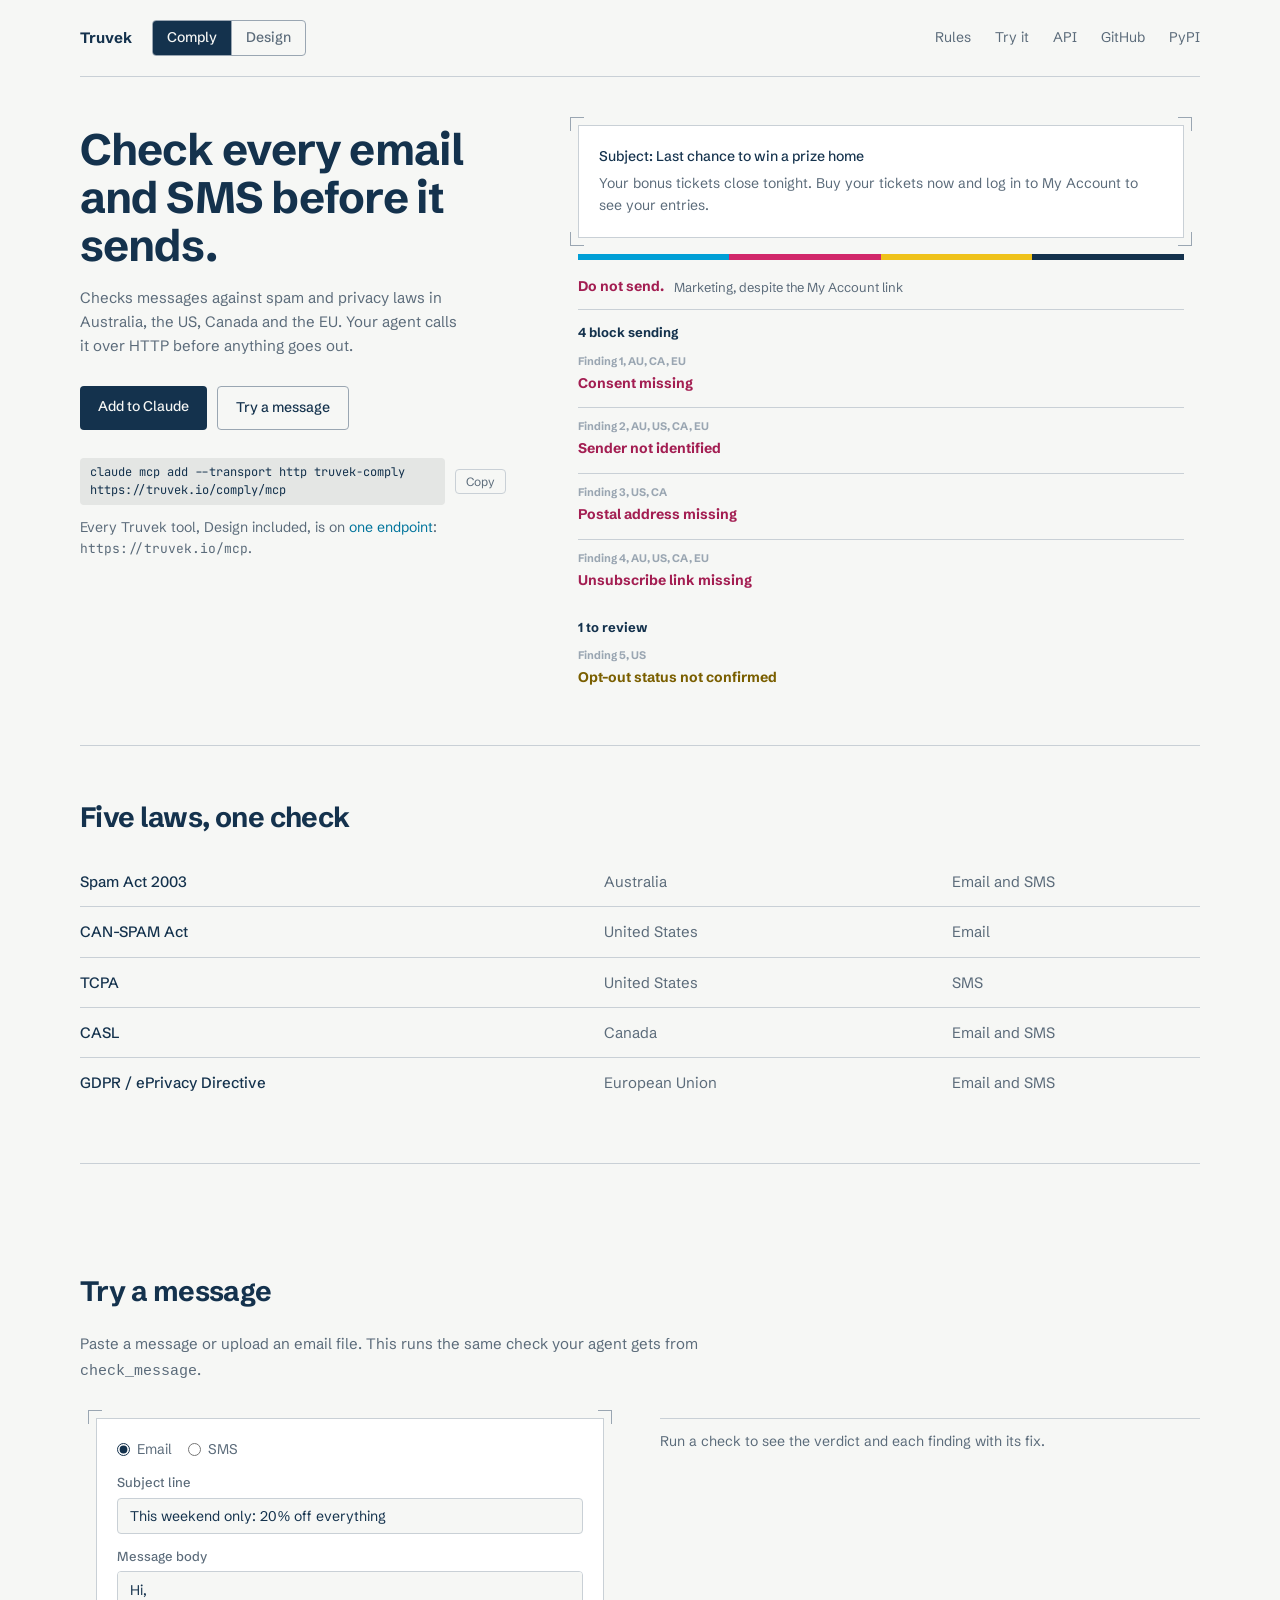
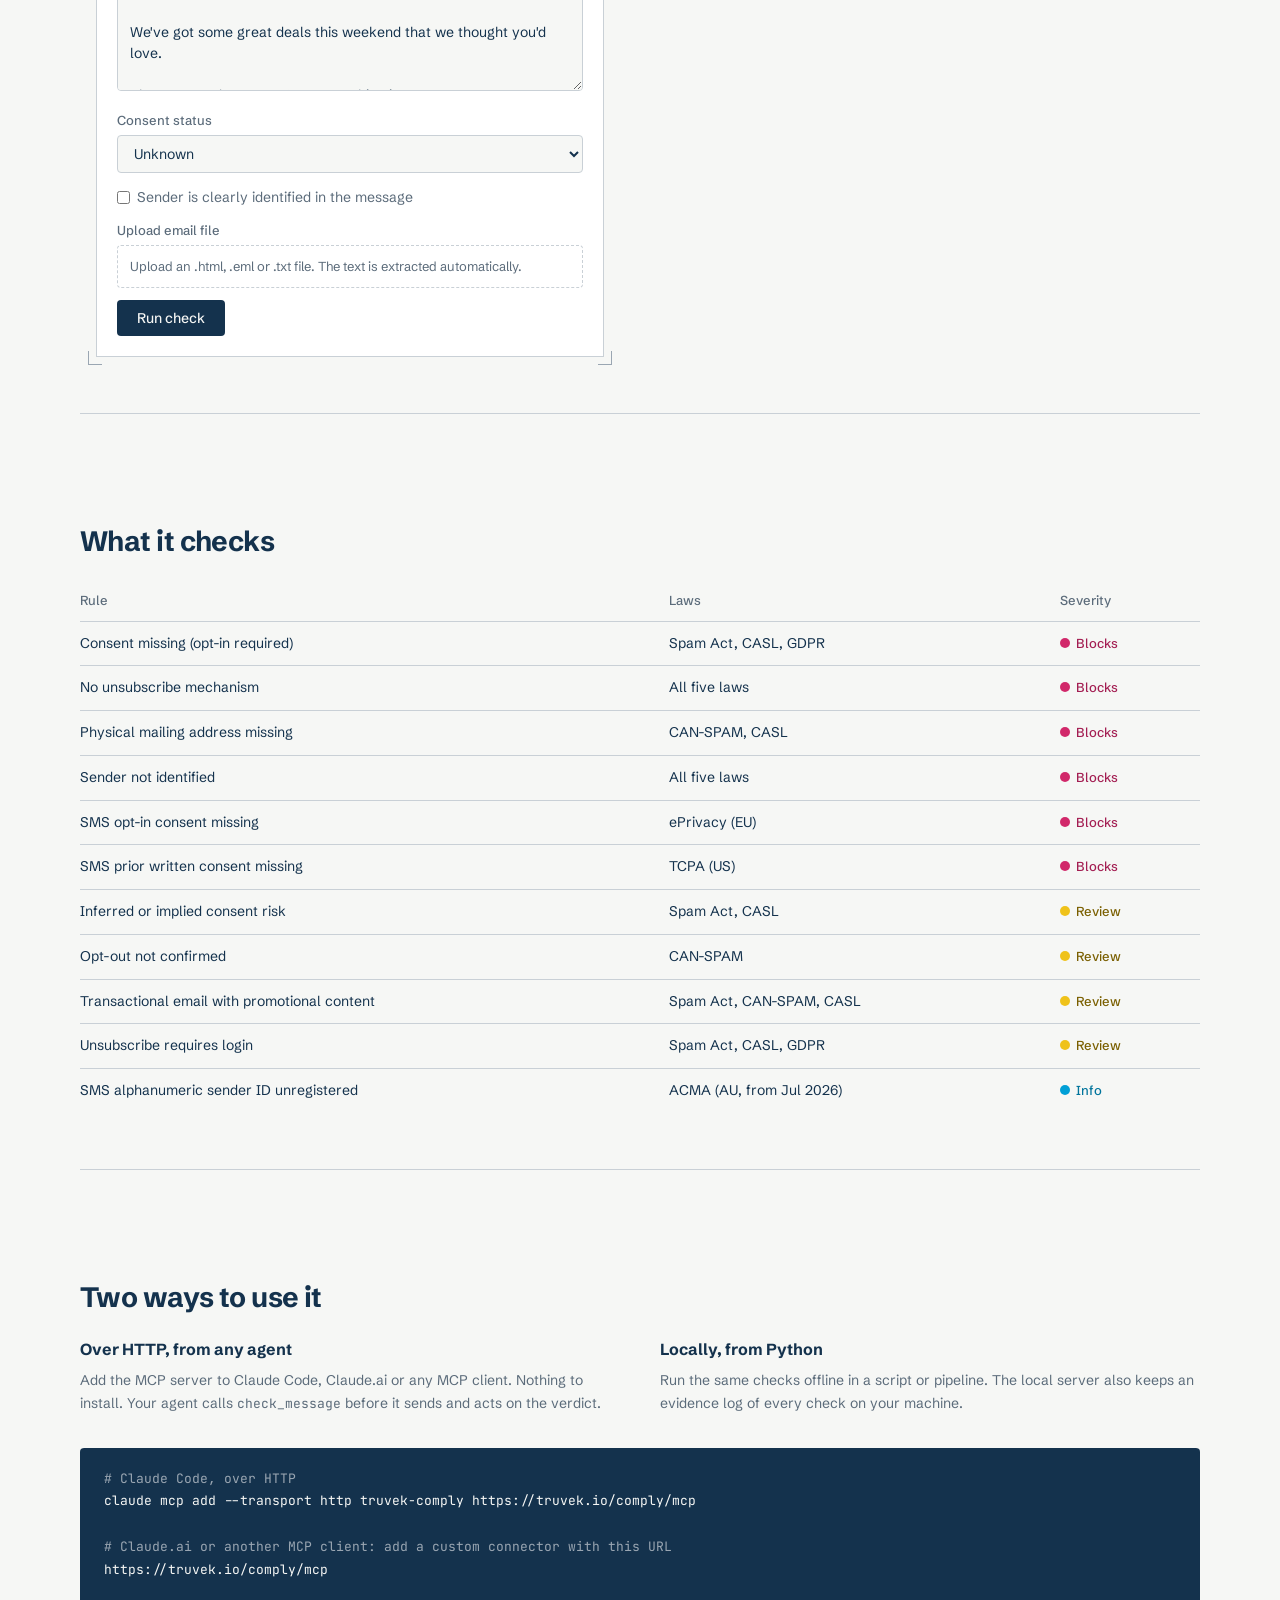
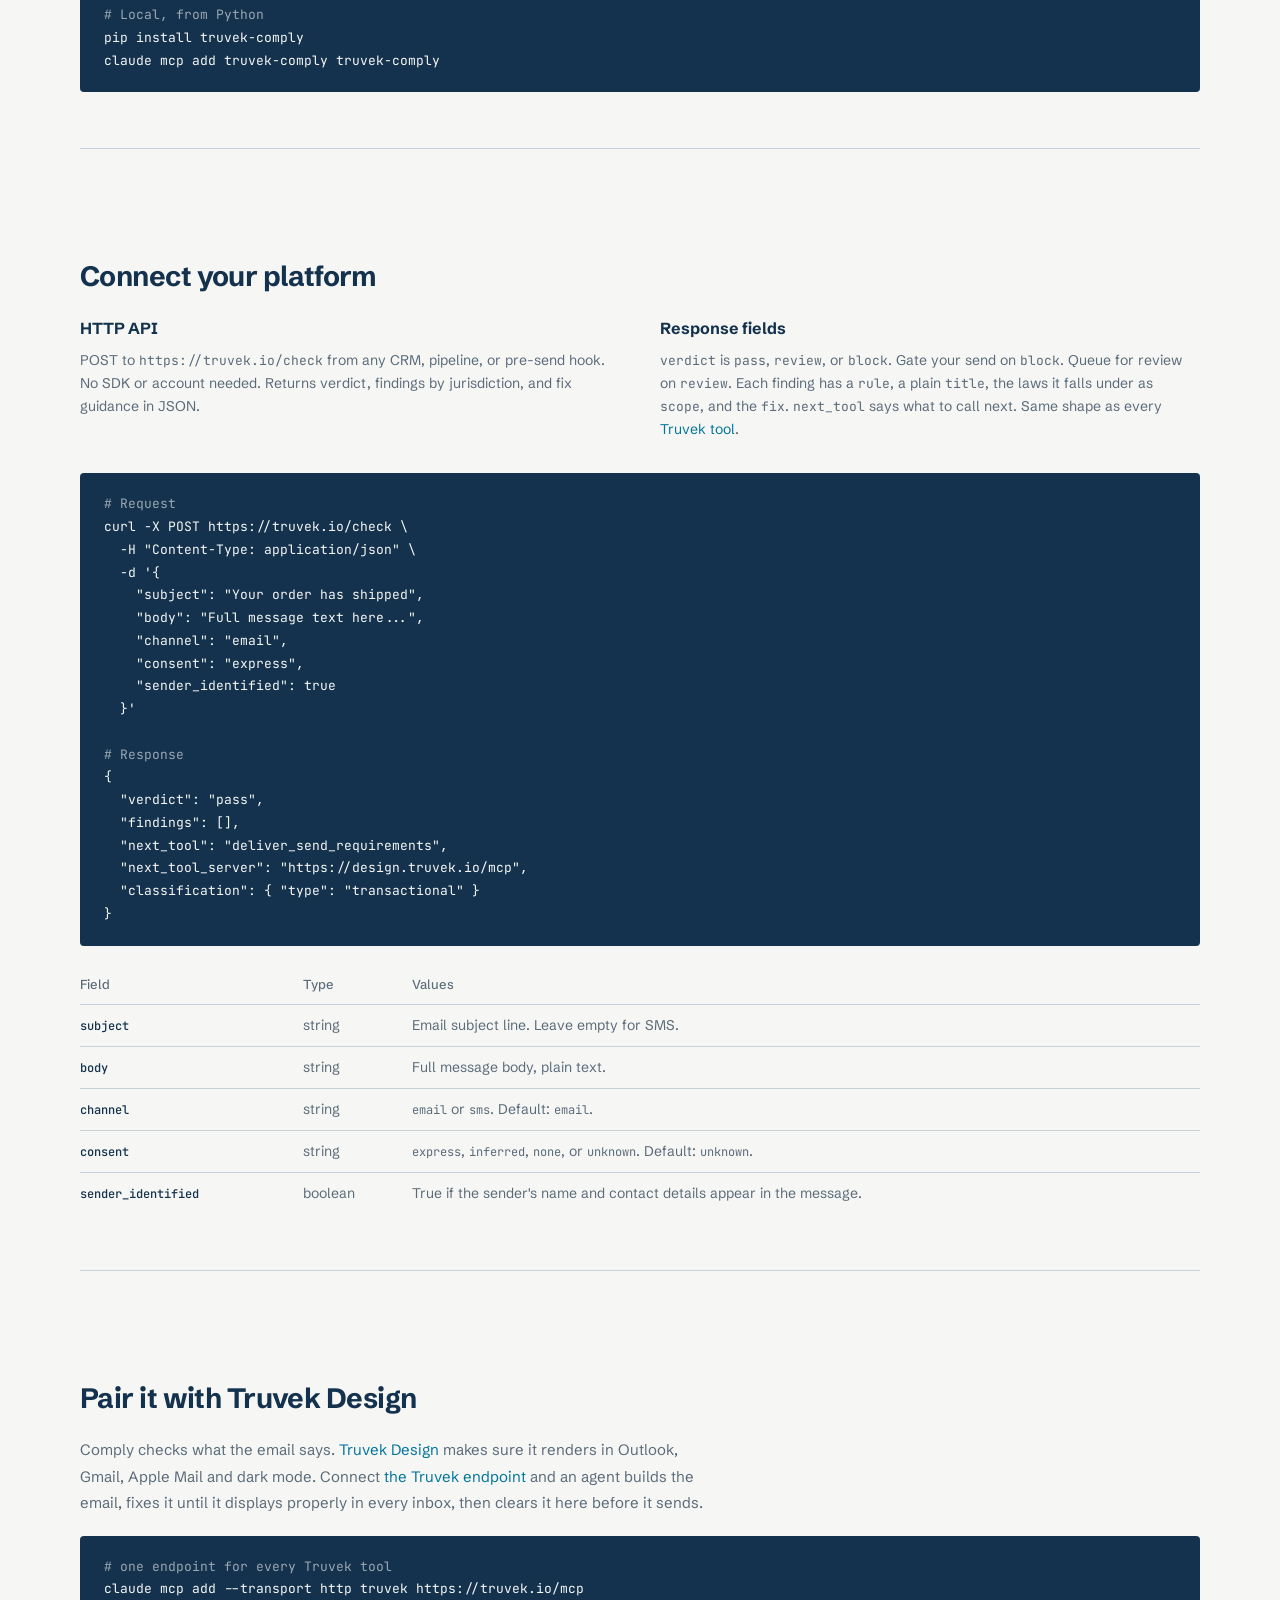
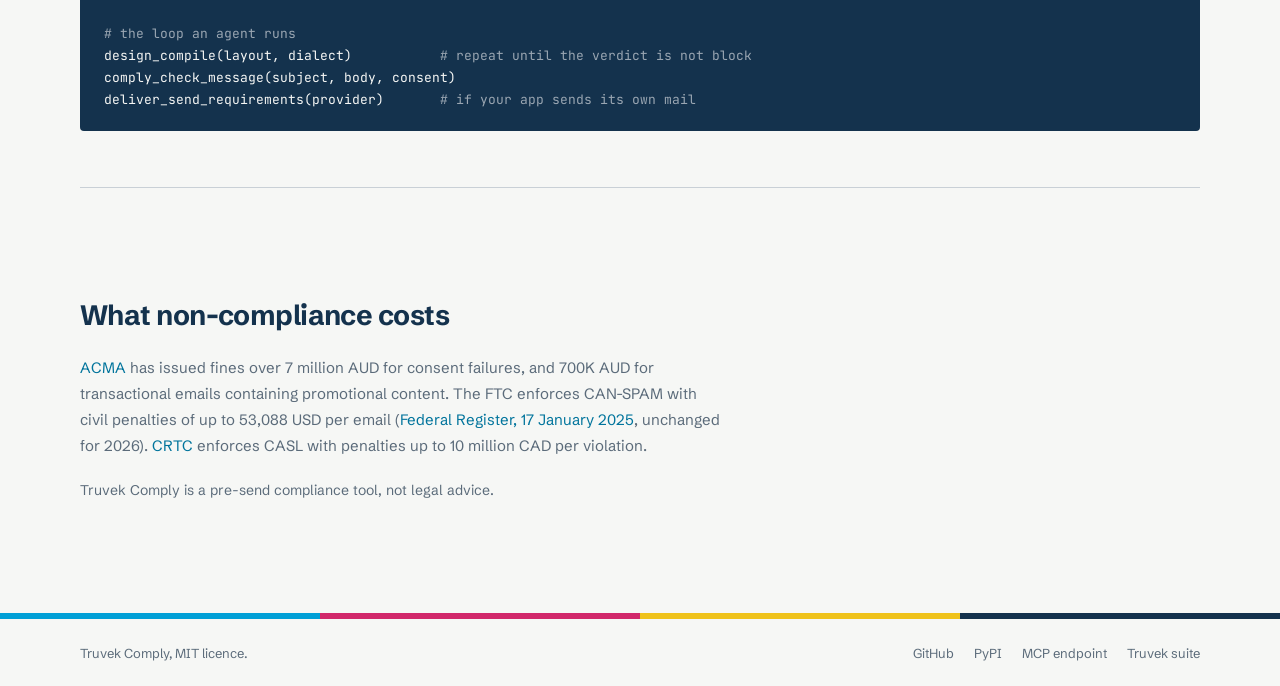
<file: static/comply.html>
<!DOCTYPE html>
<html lang="en">
<head>
  <meta charset="UTF-8">
  <meta name="viewport" content="width=device-width, initial-scale=1.0">
  <title>Truvek Comply: pre-send compliance for email and SMS</title>
  <meta name="description" content="Checks messages against spam and privacy laws before you send. Covers Spam Act (AU), CAN-SPAM (US), CASL (CA), and GDPR (EU). Works as an MCP tool inside Claude.">
  <link rel="preconnect" href="https://fonts.googleapis.com">
  <link rel="preconnect" href="https://fonts.gstatic.com" crossorigin>
  <link href="https://fonts.googleapis.com/css2?family=Schibsted+Grotesk:wght@400;500;700&family=JetBrains+Mono:wght@400;500&display=swap" rel="stylesheet">
  <style>
    *, *::before, *::after { box-sizing: border-box; margin: 0; padding: 0; }

    :root {
      --proof-white: #F6F7F5;
      --press-navy:  #14324D;
      --rule-slate:  #9AA6B2;
      --rule-light:  #C9D0D6;
      --text-muted:  #5B6B7A;
      --magenta:     #D1286A;
      --magenta-ink: #A31E52;
      --yellow:      #EFC21A;
      --yellow-ink:  #7A5F00;
      --cyan:        #009FD6;
      --cyan-ink:    #00749C;
    }

    html { scroll-behavior: smooth; }

    body {
      background: var(--proof-white);
      color: var(--press-navy);
      font-family: 'Schibsted Grotesk', system-ui, sans-serif;
      font-size: 16px;
      line-height: 1.55;
    }

    a { color: var(--cyan-ink); text-decoration: none; }
    a:hover { text-decoration: underline; }

    *:focus-visible {
      outline: 2px solid var(--cyan);
      outline-offset: 2px;
    }

    @media (prefers-reduced-motion: reduce) {
      *, *::before, *::after { transition-duration: 0.01ms !important; }
    }

    /* ---- layout ---- */
    .wrap { max-width: 1200px; margin: 0 auto; padding: 0 40px; }
    @media (max-width: 600px) { .wrap { padding: 0 20px; } }

    /* ---- nav ---- */
    nav { padding: 20px 0 0; }
    .nav-inner {
      display: flex;
      align-items: center;
      justify-content: space-between;
      border-bottom: 1px solid var(--rule-light);
      padding-bottom: 20px;
    }
    .logo { font-weight: 700; font-size: 15px; color: var(--press-navy); }
    .nav-inner { flex-wrap: wrap; gap: 16px; }
    .brand { display: flex; align-items: center; gap: 20px; flex-wrap: wrap; }
    /* suite switch: same markup and styles as static/design.html */
    .suite { display: flex; border: 1px solid var(--rule-slate); border-radius: 4px; overflow: hidden; }
    .suite a { padding: 6px 14px; font-size: 14px; font-weight: 500; color: var(--text-muted); }
    .suite a + a { border-left: 1px solid var(--rule-slate); }
    .suite a:hover { color: var(--press-navy); text-decoration: none; }
    .suite a[aria-current="page"] { background: var(--press-navy); color: var(--proof-white); }
    .nav-links { display: flex; gap: 24px; font-size: 14px; flex-wrap: wrap; }
    .suite-loop { background: var(--press-navy); color: var(--proof-white); border-radius: 4px; padding: 20px 24px; font-family: 'JetBrains Mono', monospace; font-size: 13px; line-height: 1.7; overflow-x: auto; white-space: pre; margin-top: 20px; }
    .suite-loop .c { color: var(--rule-slate); }
    .nav-links a { color: var(--text-muted); }
    .nav-links a:hover { color: var(--press-navy); text-decoration: none; }

    /* ---- hero ---- */
    .hero { padding: 48px 0 0; }
    .hero-grid {
      display: grid;
      grid-template-columns: 2fr 3fr;
      gap: 56px;
      align-items: start;
      border-bottom: 1px solid var(--rule-light);
      padding-bottom: 0;
    }
    @media (max-width: 860px) {
      .hero-grid { grid-template-columns: 1fr; gap: 40px; }
    }
    /* let grid columns shrink below their content so long code lines scroll inside their box */
    .hero-grid > * { min-width: 0; }

    /* ---- hero left ---- */
    .hero-left { padding-bottom: 48px; }

    h1 {
      font-size: 44px;
      font-weight: 700;
      letter-spacing: -0.02em;
      line-height: 1.1;
      margin-bottom: 16px;
      max-width: 420px;
    }
    .hero-sub {
      font-size: 15px;
      color: var(--text-muted);
      max-width: 380px;
      margin-bottom: 28px;
      line-height: 1.6;
    }
    .btn-row { display: flex; gap: 10px; flex-wrap: wrap; margin-bottom: 28px; }

    .btn-primary {
      display: inline-block;
      background: var(--press-navy);
      color: var(--proof-white);
      font-family: inherit;
      font-weight: 500;
      font-size: 14px;
      padding: 10px 18px;
      border: none;
      border-radius: 4px;
      cursor: pointer;
      text-decoration: none;
      transition: opacity 0.12s;
    }
    .btn-primary:hover { opacity: 0.85; text-decoration: none; color: var(--proof-white); }

    .btn-secondary {
      display: inline-block;
      background: transparent;
      color: var(--press-navy);
      font-family: inherit;
      font-weight: 500;
      font-size: 14px;
      padding: 10px 18px;
      border: 1px solid var(--rule-slate);
      border-radius: 4px;
      cursor: pointer;
      text-decoration: none;
      transition: border-color 0.12s;
    }
    .btn-secondary:hover { border-color: var(--press-navy); text-decoration: none; color: var(--press-navy); }

    .install-lines { display: flex; flex-direction: column; gap: 8px; }
    .install-line {
      display: flex;
      align-items: center;
      gap: 10px;
    }
    .install-code {
      font-family: 'JetBrains Mono', monospace;
      font-size: 12px;
      color: var(--press-navy);
      background: #E4E6E4;
      padding: 5px 10px;
      border-radius: 4px;
      flex: 1;
    }
    .copy-btn {
      font-family: inherit;
      font-size: 12px;
      color: var(--text-muted);
      background: none;
      border: 1px solid var(--rule-light);
      border-radius: 4px;
      padding: 4px 10px;
      cursor: pointer;
      transition: color 0.12s, border-color 0.12s;
      white-space: nowrap;
    }
    .copy-btn:hover { color: var(--press-navy); border-color: var(--rule-slate); }
    .copy-btn.copied { color: var(--cyan-ink); border-color: var(--cyan); }

    /* ---- hero right: proof checker ---- */
    .hero-right { padding-bottom: 24px; }

    /* crop marks */
    .proof-wrap {
      position: relative;
      margin: 0 16px;
    }
    .cm {
      position: absolute;
      width: 14px;
      height: 14px;
    }
    .cm-tl { top: -8px; left: -8px; border-top: 1px solid var(--rule-slate); border-left: 1px solid var(--rule-slate); }
    .cm-tr { top: -8px; right: -8px; border-top: 1px solid var(--rule-slate); border-right: 1px solid var(--rule-slate); }
    .cm-bl { bottom: -8px; left: -8px; border-bottom: 1px solid var(--rule-slate); border-left: 1px solid var(--rule-slate); }
    .cm-br { bottom: -8px; right: -8px; border-bottom: 1px solid var(--rule-slate); border-right: 1px solid var(--rule-slate); }

    .proof-inner {
      border: 1px solid var(--rule-light);
      border-radius: 0;
      background: #fff;
      padding: 20px;
    }

    .proof-controls { display: flex; flex-direction: column; gap: 12px; }

    .channel-row { display: flex; gap: 16px; }
    .channel-opt {
      display: flex;
      align-items: center;
      gap: 7px;
      font-size: 14px;
      color: var(--text-muted);
      cursor: pointer;
    }
    .channel-opt input { accent-color: var(--press-navy); }

    .field-label {
      display: block;
      font-size: 13px;
      font-weight: 500;
      color: var(--text-muted);
      margin-bottom: 5px;
    }

    .proof-input, .proof-textarea {
      width: 100%;
      background: var(--proof-white);
      border: 1px solid var(--rule-light);
      border-radius: 4px;
      color: var(--press-navy);
      font-family: inherit;
      font-size: 14px;
      padding: 8px 12px;
      outline: none;
      transition: border-color 0.12s;
    }
    .proof-input:focus, .proof-textarea:focus { border-color: var(--rule-slate); }
    .proof-textarea { min-height: 120px; resize: vertical; line-height: 1.5; }

    /* paste zone */
    .paste-zone {
      border: 1px dashed var(--rule-light);
      border-radius: 4px;
      padding: 10px 12px;
      font-size: 13px;
      color: var(--text-muted);
      cursor: pointer;
      position: relative;
      transition: border-color 0.12s;
    }
    .paste-zone:hover { border-color: var(--rule-slate); }
    .paste-zone input[type="file"] {
      position: absolute; inset: 0; opacity: 0; cursor: pointer; width: 100%; height: 100%;
    }
    .ocr-status { font-size: 12px; color: var(--text-muted); margin-top: 4px; display: none; }

    .run-btn {
      align-self: flex-start;
      background: var(--press-navy);
      color: var(--proof-white);
      font-family: inherit;
      font-weight: 500;
      font-size: 14px;
      padding: 9px 20px;
      border: none;
      border-radius: 4px;
      cursor: pointer;
      transition: opacity 0.12s;
    }
    .run-btn:hover { opacity: 0.85; }
    .run-btn:disabled { opacity: 0.5; cursor: not-allowed; }

    /* CMY strip: under the hero proof and at the top of the footer only */
    .cmy-strip { display: flex; height: 6px; }
    .cmy-strip span { flex: 1; }
    .cmy-cyan    { background: var(--cyan); }
    .cmy-magenta { background: var(--magenta); }
    .cmy-yellow  { background: var(--yellow); }
    .cmy-navy    { background: var(--press-navy); }

    /* findings rail */
    .findings-rail {
      padding: 16px 0 20px;
      display: none;
    }
    .verdict-row {
      display: flex;
      align-items: center;
      gap: 10px;
      padding-bottom: 12px;
      border-bottom: 1px solid var(--rule-light);
      margin-bottom: 12px;
    }
    .verdict-word {
      font-size: 14px;
      font-weight: 700;
    }
    .verdict-pass   { color: var(--cyan-ink); }
    .verdict-review { color: var(--yellow-ink); }
    .verdict-block  { color: var(--magenta-ink); }
    .result-class   { font-size: 13px; color: var(--text-muted); }

    .finding {
      padding: 10px 0;
      border-bottom: 1px solid var(--rule-light);
    }
    .finding:last-child { border-bottom: none; }
    .finding-num  { font-size: 11px; font-weight: 700; color: var(--rule-slate); margin-bottom: 3px; }
    .finding-title { font-size: 14px; font-weight: 700; margin-bottom: 3px; }
    .finding-why   { font-size: 13px; color: var(--text-muted); margin-bottom: 3px; }
    .finding-fix   { font-size: 13px; color: var(--text-muted); }
    .finding-fix strong { color: var(--press-navy); font-weight: 500; }

    .finding-block .finding-title  { color: var(--magenta-ink); }
    .finding-review .finding-title { color: var(--yellow-ink); }
    .finding-info .finding-title   { color: var(--cyan-ink); }

    .clear-to-send { font-size: 14px; font-weight: 700; color: var(--cyan-ink); padding: 8px 0; }
    .check-error   { font-size: 14px; color: var(--magenta-ink); padding: 8px 0; }

    .hero-note { font-size: 14px; color: var(--text-muted); margin-top: 12px; max-width: 52ch; }
    .hero-note code { font-family: 'JetBrains Mono', monospace; font-size: 13px; }
    .proof-label { font-size: 14px; font-weight: 500; margin-bottom: 6px; }
    .proof-body { font-size: 14px; color: var(--text-muted); }
    .proof-strip { margin: 16px 16px 0; }
    .findings-rail.sample { display: block; margin: 0 16px; }
    .group-head { font-size: 13px; font-weight: 700; margin: 12px 0 0; color: var(--press-navy); }
    .finding-list { list-style: none; }
    .demo-grid { display: grid; grid-template-columns: 1fr 1fr; gap: 40px; align-items: start; margin-top: 32px; }
    .demo-grid .findings-rail { display: block; padding-top: 0; }
    .rail-empty { font-size: 14px; color: var(--text-muted); border-top: 1px solid var(--rule-light); padding-top: 12px; }
    .demo-grid > * { min-width: 0; }
    @media (max-width: 860px) { .demo-grid { grid-template-columns: 1fr; gap: 24px; } }

    /* ---- sections ---- */
    section { padding: 56px 0; }
    .section-wrap { border-bottom: 1px solid var(--rule-light); padding-bottom: 56px; }
    section:last-of-type .section-wrap { border-bottom: none; }

    h2 {
      font-size: 28px;
      font-weight: 700;
      letter-spacing: -0.02em;
      line-height: 1.1;
      margin-bottom: 24px;
    }
    h3 { font-size: 16px; font-weight: 700; margin-bottom: 8px; }

    /* ---- laws list ---- */
    .laws-list { width: 100%; border-collapse: collapse; font-size: 15px; }
    .laws-list td {
      padding: 13px 0;
      border-bottom: 1px solid var(--rule-light);
      vertical-align: top;
    }
    .laws-list tr:last-child td { border-bottom: none; }
    .laws-list .law-name { font-weight: 500; padding-right: 32px; white-space: nowrap; }
    .laws-list .law-region { color: var(--text-muted); padding-right: 32px; }
    .laws-list .law-channel { color: var(--text-muted); }
    @media (max-width: 600px) {
      .laws-list .law-name, .laws-list .law-region { padding-right: 16px; white-space: normal; }
    }

    /* ---- rules table ---- */
    .rules-table { width: 100%; border-collapse: collapse; font-size: 14px; }
    .rules-table th {
      text-align: left;
      font-size: 13px;
      font-weight: 500;
      color: var(--text-muted);
      padding: 10px 12px 10px 0;
      border-bottom: 1px solid var(--rule-light);
    }
    .rules-table td {
      padding: 11px 12px 11px 0;
      border-bottom: 1px solid var(--rule-light);
      vertical-align: middle;
    }
    .rules-table tr:last-child td { border-bottom: none; }
    .sev {
      display: inline-flex;
      align-items: center;
      gap: 6px;
      font-size: 13px;
      white-space: nowrap;
    }
    .sev-dot {
      width: 10px;
      height: 10px;
      border-radius: 50%;
      flex-shrink: 0;
    }
    .sev-block  .sev-dot { background: var(--magenta); }
    .sev-block  .sev-word { color: var(--magenta-ink); font-weight: 500; }
    .sev-review .sev-dot { background: var(--yellow); }
    .sev-review .sev-word { color: var(--yellow-ink); font-weight: 500; }
    .sev-info   .sev-dot { background: var(--cyan); }
    .sev-info   .sev-word { color: var(--cyan-ink); font-weight: 500; }

    /* ---- usage ---- */
    .two-col { display: grid; grid-template-columns: 1fr 1fr; gap: 40px; margin-bottom: 32px; }
    @media (max-width: 600px) { .two-col { grid-template-columns: 1fr; } }
    .two-col p { font-size: 14px; color: var(--text-muted); line-height: 1.65; margin-top: 6px; }

    .code-block {
      background: var(--press-navy);
      color: var(--proof-white);
      border-radius: 4px;
      padding: 20px 24px;
      font-family: 'JetBrains Mono', monospace;
      font-size: 13px;
      line-height: 1.75;
      overflow-x: auto;
    }
    .code-comment { color: var(--rule-slate); }

    /* ---- api ---- */
    .api-params { width: 100%; border-collapse: collapse; font-size: 14px; margin-top: 28px; }
    .api-params th { text-align: left; font-weight: 500; color: var(--text-muted); font-size: 13px; padding: 0 12px 10px 0; border-bottom: 1px solid var(--rule-light); }
    .api-params td { padding: 10px 12px 10px 0; border-bottom: 1px solid var(--rule-light); vertical-align: top; color: var(--text-muted); line-height: 1.5; }
    .api-params td:first-child { color: var(--press-navy); font-weight: 500; white-space: nowrap; }
    .api-params td code, .api-params th code { font-family: 'JetBrains Mono', monospace; font-size: 12px; }
    .api-params tr:last-child td { border-bottom: none; }

    /* ---- stakes ---- */
    .stakes-text { font-size: 15px; color: var(--text-muted); max-width: 640px; line-height: 1.75; }
    .stakes-text a { color: var(--cyan-ink); }
    .disclaimer { font-size: 14px; color: var(--text-muted); margin-top: 20px; }

    /* ---- footer ---- */
    footer { padding: 0; }
    .foot-inner {
      display: flex;
      align-items: center;
      justify-content: space-between;
      flex-wrap: wrap;
      gap: 12px;
      padding: 24px 0;
    }
    .foot-copy { font-size: 13px; color: var(--text-muted); }
    .foot-links { display: flex; gap: 20px; font-size: 13px; }
    .foot-links a { color: var(--text-muted); }
    .foot-links a:hover { color: var(--press-navy); }
  </style>
</head>
<body>

<nav>
  <div class="wrap">
    <div class="nav-inner">
      <div class="brand">
        <a href="/" class="logo">Truvek</a>
        <div class="suite" role="group" aria-label="Truvek products">
          <a href="/comply" aria-current="page">Comply</a>
          <a href="/design">Design</a>
        </div>
      </div>
      <div class="nav-links">
        <a href="#rules">Rules</a>
        <a href="#try">Try it</a>
        <a href="#api">API</a>
        <a href="https://github.com/Truckling/truvek-comply">GitHub</a>
        <a href="https://pypi.org/project/truvek-comply/">PyPI</a>
      </div>
    </div>
  </div>
</nav>

<section class="hero">
  <div class="wrap">
    <div class="hero-grid">

      <div class="hero-left">
        <h1>Check every email and SMS before it sends.</h1>
        <p class="hero-sub">Checks messages against spam and privacy laws in Australia, the US, Canada and the EU. Your agent calls it over HTTP before anything goes out.</p>
        <div class="btn-row">
          <a href="https://claude.ai/settings/integrations?url=https%3A%2F%2Ftruvek.io%2Fcomply%2Fmcp" class="btn-primary">Add to Claude</a>
          <a href="#try" class="btn-secondary">Try a message</a>
        </div>
        <div class="install-lines">
          <div class="install-line">
            <code class="install-code">claude mcp add --transport http truvek-comply https://truvek.io/comply/mcp</code>
            <button class="copy-btn" data-copy="claude mcp add --transport http truvek-comply https://truvek.io/comply/mcp">Copy</button>
          </div>
        </div>
        <p class="hero-note">Every Truvek tool, Design included, is on <a href="/">one endpoint</a>: <code>https://truvek.io/mcp</code>.</p>
      </div>

      <!-- right: a real check_message result as the proof -->
      <div class="hero-right">
        <div class="proof-wrap">
          <span class="cm cm-tl" aria-hidden="true"></span>
          <span class="cm cm-tr" aria-hidden="true"></span>
          <span class="cm cm-bl" aria-hidden="true"></span>
          <span class="cm cm-br" aria-hidden="true"></span>
          <div class="proof-inner">
            <p class="proof-label">Subject: Last chance to win a prize home</p>
            <p class="proof-body">Your bonus tickets close tonight. Buy your tickets now and log in to My Account to see your entries.</p>
          </div>
        </div>
        <div class="cmy-strip proof-strip" aria-hidden="true"><span class="cmy-cyan"></span><span class="cmy-magenta"></span><span class="cmy-yellow"></span><span class="cmy-navy"></span></div>
        <div class="findings-rail sample" role="region" aria-label="Sample check result">
          <div class="verdict-row">
            <span class="verdict-word verdict-block">Do not send.</span>
            <span class="result-class">Marketing, despite the My Account link</span>
          </div>
          <h3 class="group-head">4 block sending</h3>
          <ul class="finding-list">
            <li class="finding finding-block"><div class="finding-num">Finding 1, AU, CA, EU</div><div class="finding-title">Consent missing</div></li>
            <li class="finding finding-block"><div class="finding-num">Finding 2, AU, US, CA, EU</div><div class="finding-title">Sender not identified</div></li>
            <li class="finding finding-block"><div class="finding-num">Finding 3, US, CA</div><div class="finding-title">Postal address missing</div></li>
            <li class="finding finding-block"><div class="finding-num">Finding 4, AU, US, CA, EU</div><div class="finding-title">Unsubscribe link missing</div></li>
          </ul>
          <h3 class="group-head">1 to review</h3>
          <ul class="finding-list">
            <li class="finding finding-review"><div class="finding-num">Finding 5, US</div><div class="finding-title">Opt-out status not confirmed</div></li>
          </ul>
        </div>
      </div>

    </div>
  </div>
</section>

<section id="laws">
  <div class="wrap">
    <div class="section-wrap">
      <h2>Five laws, one check</h2>
      <table class="laws-list" role="list">
        <tbody>
          <tr>
            <td class="law-name">Spam Act 2003</td>
            <td class="law-region">Australia</td>
            <td class="law-channel">Email and SMS</td>
          </tr>
          <tr>
            <td class="law-name">CAN-SPAM Act</td>
            <td class="law-region">United States</td>
            <td class="law-channel">Email</td>
          </tr>
          <tr>
            <td class="law-name">TCPA</td>
            <td class="law-region">United States</td>
            <td class="law-channel">SMS</td>
          </tr>
          <tr>
            <td class="law-name">CASL</td>
            <td class="law-region">Canada</td>
            <td class="law-channel">Email and SMS</td>
          </tr>
          <tr>
            <td class="law-name">GDPR / ePrivacy Directive</td>
            <td class="law-region">European Union</td>
            <td class="law-channel">Email and SMS</td>
          </tr>
        </tbody>
      </table>
    </div>
  </div>
</section>

<section id="try">
  <div class="wrap">
    <div class="section-wrap">
      <h2>Try a message</h2>
      <p class="stakes-text">Paste a message or upload an email file. This runs the same check your agent gets from <code>check_message</code>.</p>
      <div class="demo-grid">
        <div>
        <div class="proof-wrap">
          <span class="cm cm-tl" aria-hidden="true"></span>
          <span class="cm cm-tr" aria-hidden="true"></span>
          <span class="cm cm-bl" aria-hidden="true"></span>
          <span class="cm cm-br" aria-hidden="true"></span>
          <div class="proof-inner">
            <div class="proof-controls">
              <div class="channel-row" role="group" aria-label="Message channel">
                <label class="channel-opt">
                  <input type="radio" name="channel" value="email" checked> Email
                </label>
                <label class="channel-opt">
                  <input type="radio" name="channel" value="sms"> SMS
                </label>
              </div>
              <div id="subject-wrap">
                <label class="field-label" for="demo-subject">Subject line</label>
                <input type="text" id="demo-subject" class="proof-input" value="This weekend only: 20% off everything">
              </div>
              <div>
                <label class="field-label" for="demo-body">Message body</label>
                <textarea id="demo-body" class="proof-textarea">Hi,

We've got some great deals this weekend that we thought you'd love.

Shop now and save 20% on everything in store.

The Marketing Team</textarea>
              </div>
              <div>
                <label class="field-label" for="demo-consent">Consent status</label>
                <select id="demo-consent" class="proof-input">
                  <option value="unknown">Unknown</option>
                  <option value="express">Express (opted in)</option>
                  <option value="inferred">Inferred (existing customer)</option>
                  <option value="none">None</option>
                </select>
              </div>
              <div>
                <label class="channel-opt" style="margin-top:2px">
                  <input type="checkbox" id="demo-sender" style="accent-color:var(--press-navy)"> Sender is clearly identified in the message
                </label>
              </div>
              <div>
                <label class="field-label">Upload email file</label>
                <div class="paste-zone" id="paste-zone" tabindex="0" role="button" aria-label="Upload an .html, .eml or .txt email file to extract text">
                  <input type="file" accept=".html,.htm,.eml,.txt,text/html,message/rfc822,text/plain" id="file-upload" aria-hidden="true">
                  Upload an .html, .eml or .txt file. The text is extracted automatically.
                  <div class="ocr-status" id="ocr-status"></div>
                </div>
              </div>
              <button class="run-btn" id="run-check">Run check</button>
            </div>
          </div>
        </div>

        </div>
        <div class="findings-rail" id="findings-rail" aria-live="polite" role="region" aria-label="Check results"><p class="rail-empty">Run a check to see the verdict and each finding with its fix.</p></div>
      </div>
    </div>
  </div>
</section>

<section id="rules">
  <div class="wrap">
    <div class="section-wrap">
      <h2>What it checks</h2>
      <table class="rules-table">
        <thead>
          <tr>
            <th>Rule</th>
            <th>Laws</th>
            <th>Severity</th>
          </tr>
        </thead>
        <tbody>
          <tr><td>Consent missing (opt-in required)</td><td>Spam Act, CASL, GDPR</td><td><span class="sev sev-block"><span class="sev-dot"></span><span class="sev-word">Blocks</span></span></td></tr>
          <tr><td>No unsubscribe mechanism</td><td>All five laws</td><td><span class="sev sev-block"><span class="sev-dot"></span><span class="sev-word">Blocks</span></span></td></tr>
          <tr><td>Physical mailing address missing</td><td>CAN-SPAM, CASL</td><td><span class="sev sev-block"><span class="sev-dot"></span><span class="sev-word">Blocks</span></span></td></tr>
          <tr><td>Sender not identified</td><td>All five laws</td><td><span class="sev sev-block"><span class="sev-dot"></span><span class="sev-word">Blocks</span></span></td></tr>
          <tr><td>SMS opt-in consent missing</td><td>ePrivacy (EU)</td><td><span class="sev sev-block"><span class="sev-dot"></span><span class="sev-word">Blocks</span></span></td></tr>
          <tr><td>SMS prior written consent missing</td><td>TCPA (US)</td><td><span class="sev sev-block"><span class="sev-dot"></span><span class="sev-word">Blocks</span></span></td></tr>
          <tr><td>Inferred or implied consent risk</td><td>Spam Act, CASL</td><td><span class="sev sev-review"><span class="sev-dot"></span><span class="sev-word">Review</span></span></td></tr>
          <tr><td>Opt-out not confirmed</td><td>CAN-SPAM</td><td><span class="sev sev-review"><span class="sev-dot"></span><span class="sev-word">Review</span></span></td></tr>
          <tr><td>Transactional email with promotional content</td><td>Spam Act, CAN-SPAM, CASL</td><td><span class="sev sev-review"><span class="sev-dot"></span><span class="sev-word">Review</span></span></td></tr>
          <tr><td>Unsubscribe requires login</td><td>Spam Act, CASL, GDPR</td><td><span class="sev sev-review"><span class="sev-dot"></span><span class="sev-word">Review</span></span></td></tr>
          <tr><td>SMS alphanumeric sender ID unregistered</td><td>ACMA (AU, from Jul 2026)</td><td><span class="sev sev-info"><span class="sev-dot"></span><span class="sev-word">Info</span></span></td></tr>
        </tbody>
      </table>
    </div>
  </div>
</section>

<section id="usage">
  <div class="wrap">
    <div class="section-wrap">
      <h2>Two ways to use it</h2>
      <div class="two-col">
        <div>
          <h3>Over HTTP, from any agent</h3>
          <p>Add the MCP server to Claude Code, Claude.ai or any MCP client. Nothing to install. Your agent calls <code style="font-family:'JetBrains Mono',monospace;font-size:13px">check_message</code> before it sends and acts on the verdict.</p>
        </div>
        <div>
          <h3>Locally, from Python</h3>
          <p>Run the same checks offline in a script or pipeline. The local server also keeps an evidence log of every check on your machine.</p>
        </div>
      </div>
      <div class="code-block">
        <span class="code-comment"># Claude Code, over HTTP</span><br>
        claude mcp add --transport http truvek-comply https://truvek.io/comply/mcp<br>
        <br>
        <span class="code-comment"># Claude.ai or another MCP client: add a custom connector with this URL</span><br>
        https://truvek.io/comply/mcp<br>
        <br>
        <span class="code-comment"># Local, from Python</span><br>
        pip install truvek-comply<br>
        claude mcp add truvek-comply truvek-comply
      </div>
    </div>
  </div>
</section>

<section id="api">
  <div class="wrap">
    <div class="section-wrap">
      <h2>Connect your platform</h2>
      <div class="two-col">
        <div>
          <h3>HTTP API</h3>
          <p>POST to <code style="font-family:'JetBrains Mono',monospace;font-size:13px">https://truvek.io/check</code> from any CRM, pipeline, or pre-send hook. No SDK or account needed. Returns verdict, findings by jurisdiction, and fix guidance in JSON.</p>
        </div>
        <div>
          <h3>Response fields</h3>
          <p><code style="font-family:'JetBrains Mono',monospace;font-size:13px">verdict</code> is <code style="font-family:'JetBrains Mono',monospace;font-size:13px">pass</code>, <code style="font-family:'JetBrains Mono',monospace;font-size:13px">review</code>, or <code style="font-family:'JetBrains Mono',monospace;font-size:13px">block</code>. Gate your send on <code style="font-family:'JetBrains Mono',monospace;font-size:13px">block</code>. Queue for review on <code style="font-family:'JetBrains Mono',monospace;font-size:13px">review</code>. Each finding has a <code style="font-family:'JetBrains Mono',monospace;font-size:13px">rule</code>, a plain <code style="font-family:'JetBrains Mono',monospace;font-size:13px">title</code>, the laws it falls under as <code style="font-family:'JetBrains Mono',monospace;font-size:13px">scope</code>, and the <code style="font-family:'JetBrains Mono',monospace;font-size:13px">fix</code>. <code style="font-family:'JetBrains Mono',monospace;font-size:13px">next_tool</code> says what to call next. Same shape as every <a href="/tools">Truvek tool</a>.</p>
        </div>
      </div>
      <div class="code-block"><span class="code-comment"># Request</span><br>
curl -X POST https://truvek.io/check \<br>
&nbsp;&nbsp;-H "Content-Type: application/json" \<br>
&nbsp;&nbsp;-d '{<br>
&nbsp;&nbsp;&nbsp;&nbsp;"subject": "Your order has shipped",<br>
&nbsp;&nbsp;&nbsp;&nbsp;"body":    "Full message text here...",<br>
&nbsp;&nbsp;&nbsp;&nbsp;"channel": "email",<br>
&nbsp;&nbsp;&nbsp;&nbsp;"consent": "express",<br>
&nbsp;&nbsp;&nbsp;&nbsp;"sender_identified": true<br>
&nbsp;&nbsp;}'<br>
<br>
<span class="code-comment"># Response</span><br>
{<br>
&nbsp;&nbsp;"verdict": "pass",<br>
&nbsp;&nbsp;"findings": [],<br>
&nbsp;&nbsp;"next_tool": "deliver_send_requirements",<br>
&nbsp;&nbsp;"next_tool_server": "https://design.truvek.io/mcp",<br>
&nbsp;&nbsp;"classification": { "type": "transactional" }<br>
}</div>
      <table class="api-params">
        <thead>
          <tr><th>Field</th><th>Type</th><th>Values</th></tr>
        </thead>
        <tbody>
          <tr><td><code>subject</code></td><td>string</td><td>Email subject line. Leave empty for SMS.</td></tr>
          <tr><td><code>body</code></td><td>string</td><td>Full message body, plain text.</td></tr>
          <tr><td><code>channel</code></td><td>string</td><td><code>email</code> or <code>sms</code>. Default: <code>email</code>.</td></tr>
          <tr><td><code>consent</code></td><td>string</td><td><code>express</code>, <code>inferred</code>, <code>none</code>, or <code>unknown</code>. Default: <code>unknown</code>.</td></tr>
          <tr><td><code>sender_identified</code></td><td>boolean</td><td>True if the sender's name and contact details appear in the message.</td></tr>
        </tbody>
      </table>
    </div>
  </div>
</section>

<section id="suite">
  <div class="wrap">
    <div class="section-wrap">
      <h2>Pair it with Truvek Design</h2>
      <p class="stakes-text">Comply checks what the email says. <a href="/design">Truvek Design</a> makes sure it renders in Outlook, Gmail, Apple Mail and dark mode. Connect <a href="/">the Truvek endpoint</a> and an agent builds the email, fixes it until it displays properly in every inbox, then clears it here before it sends.</p>
<pre class="suite-loop"><span class="c"># one endpoint for every Truvek tool</span>
claude mcp add --transport http truvek https://truvek.io/mcp

<span class="c"># the loop an agent runs</span>
design_compile(layout, dialect)           <span class="c"># repeat until the verdict is not block</span>
comply_check_message(subject, body, consent)
deliver_send_requirements(provider)       <span class="c"># if your app sends its own mail</span></pre>
    </div>
  </div>
</section>

<section id="stakes">
  <div class="wrap">
    <div class="section-wrap">
      <h2>What non-compliance costs</h2>
      <p class="stakes-text">
        <a href="https://www.acma.gov.au/enforcement-actions" target="_blank" rel="noopener">ACMA</a> has issued fines over 7 million AUD for consent failures, and 700K AUD for transactional emails containing promotional content.
        The FTC enforces CAN-SPAM with civil penalties of up to 53,088 USD per email (<a href="https://www.federalregister.gov/documents/2025/01/17/2025-01361/adjustments-to-civil-penalty-amounts" target="_blank" rel="noopener">Federal Register, 17 January 2025</a>, unchanged for 2026).
        <a href="https://www.fightspam.gc.ca/eic/site/030.nsf/eng/home" target="_blank" rel="noopener">CRTC</a> enforces CASL with penalties up to 10 million CAD per violation.
      </p>
      <p class="disclaimer">Truvek Comply is a pre-send compliance tool, not legal advice.</p>
    </div>
  </div>
</section>

<footer>
  <!-- CMY strip at very top of footer — second of two appearances on page -->
  <div class="cmy-strip" aria-hidden="true">
    <span class="cmy-cyan"></span>
    <span class="cmy-magenta"></span>
    <span class="cmy-yellow"></span>
    <span class="cmy-navy"></span>
  </div>
  <div class="wrap">
    <div class="foot-inner">
      <div class="foot-copy">Truvek Comply, MIT licence.</div>
      <div class="foot-links">
        <a href="https://github.com/Truckling/truvek-comply">GitHub</a>
        <a href="https://pypi.org/project/truvek-comply/">PyPI</a>
        <a href="/comply/mcp">MCP endpoint</a>
        <a href="/">Truvek suite</a>
      </div>
    </div>
  </div>
</footer>

<script>
  // ---- channel toggle ----
  document.querySelectorAll('input[name="channel"]').forEach(r => {
    r.addEventListener('change', () => {
      document.getElementById('subject-wrap').style.display = r.value === 'sms' ? 'none' : '';
    });
  });

  // ---- copy buttons ----
  document.querySelectorAll('.copy-btn').forEach(btn => {
    btn.addEventListener('click', async () => {
      try {
        await navigator.clipboard.writeText(btn.dataset.copy);
        btn.textContent = 'Copied';
        btn.classList.add('copied');
        setTimeout(() => { btn.textContent = 'Copy'; btn.classList.remove('copied'); }, 1600);
      } catch {}
    });
  });

  // ---- file upload: .html, .eml, .txt -> extract text ----
  const pasteZone  = document.getElementById('paste-zone');
  const ocrStatus  = document.getElementById('ocr-status');
  const bodyField  = document.getElementById('demo-body');
  const subjectFld = document.getElementById('demo-subject');
  const fileUpload = document.getElementById('file-upload');

  function extractTextFromHtml(html) {
    const doc = new DOMParser().parseFromString(html, 'text/html');
    doc.querySelectorAll('script, style, head').forEach(el => el.remove());
    return (doc.body.innerText || doc.body.textContent || '').replace(/\n{3,}/g, '\n\n').trim();
  }

  function decodeMimePart(text, encoding) {
    const enc = (encoding || '').toLowerCase().trim();
    if (enc === 'base64') {
      try {
        const bytes = Uint8Array.from(atob(text.replace(/\s/g, '')), c => c.charCodeAt(0));
        return new TextDecoder('utf-8').decode(bytes);
      } catch { return text; }
    }
    if (enc === 'quoted-printable') {
      return text
        .replace(/=\r?\n/g, '')
        .replace(/=([0-9A-Fa-f]{2})/g, (_, h) => String.fromCharCode(parseInt(h, 16)));
    }
    return text;
  }

  function extractFromEml(raw) {
    // Subject and From headers
    const subjectMatch = raw.match(/^Subject:\s*(.+?)(\r?\n(?![\t ]))/im);
    if (subjectMatch) subjectFld.value = subjectMatch[1].trim();
    const fromMatch = raw.match(/^From:\s*(.+?)(\r?\n(?![\t ]))/im);
    if (fromMatch && fromMatch[1].trim()) {
      document.getElementById('demo-sender').checked = true;
    }

    // Find MIME boundary
    const boundaryMatch = raw.match(/boundary=["']?([^"'\r\n;]+)["']?/i);
    if (!boundaryMatch) {
      // Simple non-MIME email — everything after the blank header line
      const sep = raw.indexOf('\r\n\r\n') >= 0 ? '\r\n\r\n' : '\n\n';
      return raw.slice(raw.indexOf(sep) + sep.length).trim();
    }

    const boundary = '--' + boundaryMatch[1].trim();
    const parts = raw.split(new RegExp(boundary + '-{0,2}'));

    let plainText = '';
    let htmlText  = '';

    for (const part of parts) {
      const sep = part.indexOf('\r\n\r\n') >= 0 ? '\r\n\r\n' : '\n\n';
      const hdrEnd = part.indexOf(sep);
      if (hdrEnd < 0) continue;

      const headers = part.slice(0, hdrEnd).toLowerCase();
      const body    = part.slice(hdrEnd + sep.length);

      const ctMatch  = headers.match(/content-type:\s*([^\r\n;]+)/);
      const cteMatch = headers.match(/content-transfer-encoding:\s*([^\r\n]+)/);
      const ct  = ctMatch  ? ctMatch[1].trim()  : '';
      const cte = cteMatch ? cteMatch[1].trim() : '';

      const decoded = decodeMimePart(body, cte);

      if (ct.startsWith('text/plain') && !plainText) plainText = decoded.trim();
      if (ct.startsWith('text/html')  && !htmlText)  htmlText  = decoded;
    }

    if (plainText) return plainText;
    if (htmlText)  return extractTextFromHtml(htmlText);

    // Fallback — no recognised parts
    const sep = raw.indexOf('\r\n\r\n') >= 0 ? '\r\n\r\n' : '\n\n';
    return raw.slice(raw.indexOf(sep) + sep.length).trim();
  }

  function handleFile(file) {
    if (!file) return;
    ocrStatus.style.display = 'block';
    ocrStatus.textContent = 'Reading file...';
    const reader = new FileReader();
    reader.onload = (e) => {
      const raw = e.target.result;
      let text = '';
      const name = file.name.toLowerCase();
      if (name.endsWith('.eml')) {
        text = extractFromEml(raw);
      } else if (name.endsWith('.html') || name.endsWith('.htm') || file.type === 'text/html') {
        text = extractTextFromHtml(raw);
      } else {
        text = raw.trim();
      }
      if (text) {
        bodyField.value = text;
        ocrStatus.textContent = 'Text extracted. Running check...';
        document.getElementById('run-check').click();
        ocrStatus.textContent = 'Text extracted from file.';
      } else {
        ocrStatus.textContent = 'No text found in file. Paste the text manually.';
      }
    };
    reader.readAsText(file);
  }

  fileUpload.addEventListener('change', e => { if (e.target.files[0]) handleFile(e.target.files[0]); });
  pasteZone.addEventListener('dragover', e => { e.preventDefault(); pasteZone.style.borderColor = 'var(--rule-slate)'; });
  pasteZone.addEventListener('dragleave', () => { pasteZone.style.borderColor = ''; });
  pasteZone.addEventListener('drop', e => {
    e.preventDefault();
    pasteZone.style.borderColor = '';
    if (e.dataTransfer.files[0]) handleFile(e.dataTransfer.files[0]);
  });

  // Findings arrive with a plain title and the reason from the server. Escape everything.
  const esc = (t) => String(t ?? '').replace(/[&<>"']/g, c => ({ '&': '&amp;', '<': '&lt;', '>': '&gt;', '"': '&quot;', "'": '&#39;' }[c]));

  // ---- run check ----
  const CLASS_WORDS = { marketing: 'Marketing', transactional: 'Transactional', transactional_with_promotion: 'Transactional with promotion', unclear: 'Unclear' };
  const runBtn     = document.getElementById('run-check');
  const rail       = document.getElementById('findings-rail');

  runBtn.addEventListener('click', async () => {
    const channel          = document.querySelector('input[name="channel"]:checked').value;
    const subject          = document.getElementById('demo-subject').value.trim();
    const body             = bodyField.value.trim();
    const consent          = document.getElementById('demo-consent').value;
    const sender_identified = document.getElementById('demo-sender').checked;

    if (!body) {
      rail.innerHTML = '<div class="check-error">Paste a message body first.</div>';
      rail.style.display = 'block';
      return;
    }

    runBtn.disabled = true;
    runBtn.textContent = 'Checking...';

    try {
      const res  = await fetch('/check', {
        method: 'POST',
        headers: { 'Content-Type': 'application/json' },
        body: JSON.stringify({ subject, body, channel, consent, sender_identified }),
      });
      const data = await res.json();

      if (data.error) {
        rail.innerHTML = `<div class="check-error">${esc(data.error)}</div>`;
      } else {
        const verdict        = data.verdict || 'unknown';
        const classification = (data.classification || {}).type || '';
        const findings       = data.findings || [];

        let html = `<div class="verdict-row">
          <span class="verdict-word verdict-${verdict}">${{ pass: 'Clear to send.', review: 'Needs review.', block: 'Do not send.' }[verdict] || verdict}</span>
          ${classification ? `<span class="result-class">${esc(CLASS_WORDS[classification] || classification.replace(/_/g, ' '))}</span>` : ''}
        </div>`;

        if (findings.length === 0) {
          html += '<div class="clear-to-send">No issues found.</div>';
        } else {
          // Grouped by severity: block sending, to review, then information
          let n = 0;
          for (const [sev, head] of [['block', 'block sending'], ['review', 'to review'], ['info', 'for information']]) {
            const group = findings.filter(f => f.severity === sev);
            if (!group.length) continue;
            html += `<h3 class="group-head">${group.length} ${head}</h3><ul class="finding-list">`;
            group.forEach(f => {
              n++;
              html += `<li class="finding finding-${sev}">
                <div class="finding-num">Finding ${n}${f.scope ? ', ' + esc(f.scope) : ''}</div>
                <div class="finding-title">${esc(f.title)}</div>
                ${f.trigger ? `<div class="finding-why">${esc(f.trigger)}</div>` : ''}
                ${f.fix ? `<div class="finding-fix"><strong>Fix:</strong> ${esc(f.fix)}</div>` : ''}
              </li>`;
            });
            html += '</ul>';
          }
        }

        rail.innerHTML = html;
      }
    } catch {
      rail.innerHTML = '<div class="check-error">Could not reach the server. Try again.</div>';
    }

    rail.style.display = 'block';
    runBtn.disabled = false;
    runBtn.textContent = 'Run check';
  });

  // Do not auto-run on load — user triggers the check manually.
</script>
</body>
</html>
</file>
